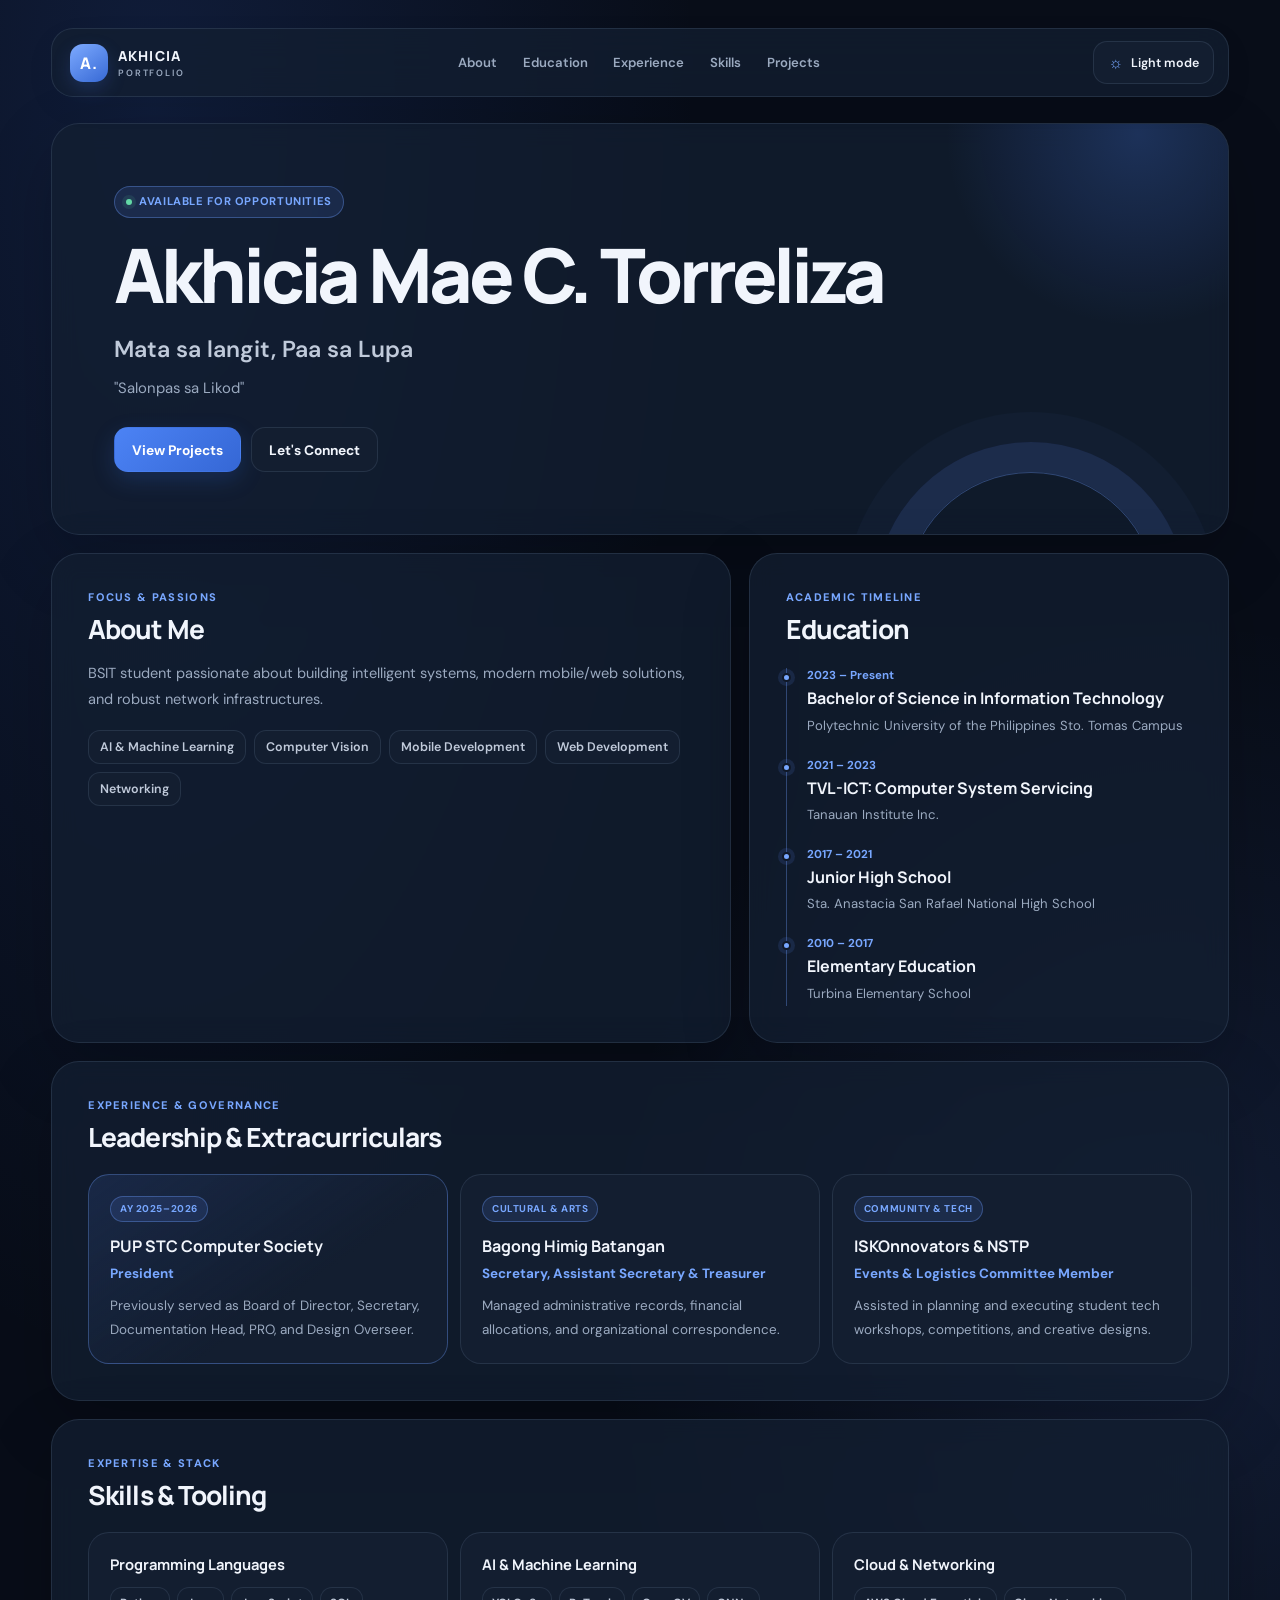
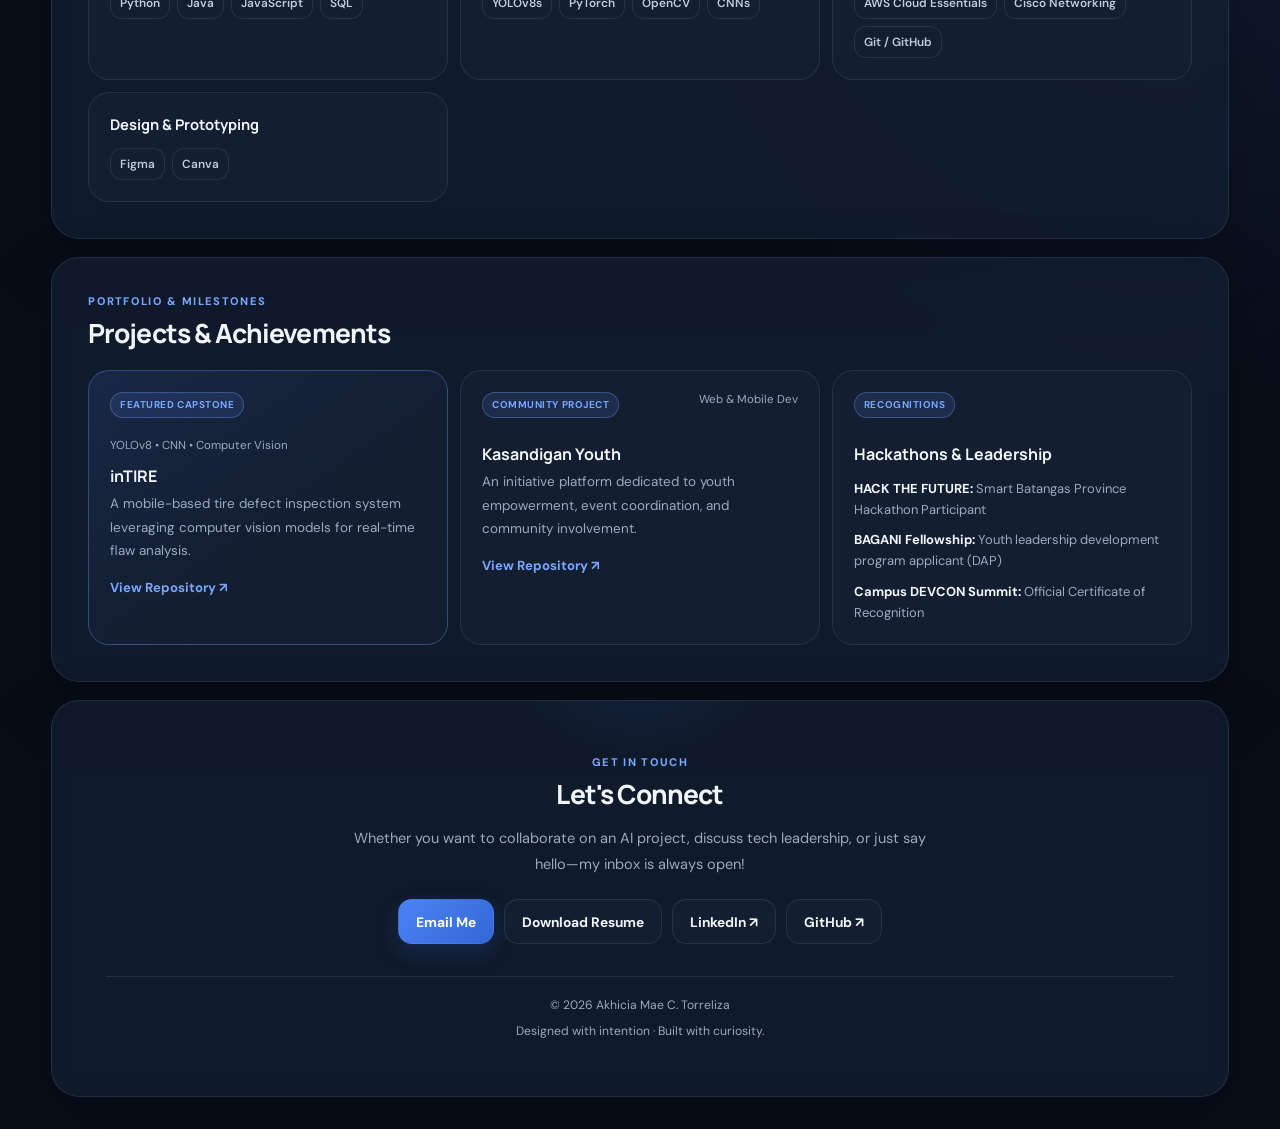
<file: index.html>
<!DOCTYPE html>
<!DOCTYPE html>

<html lang="en" data-theme="dark">

<head>

    <meta charset="UTF-8">

    <meta name="viewport" content="width=device-width, initial-scale=1.0">

    <title>Akhicia Mae C. Torreliza | Portfolio</title>

    <link rel="stylesheet" href="css/styles.css">

</head>

<body>
    <header class="site-header">
        <a class="brand" href="#home" aria-label="Akhicia portfolio home"><span
                class="brand-mark">A.</span><span>AKHICIA <small>PORTFOLIO</small></span></a>
        <nav class="site-nav" aria-label="Main navigation"><a href="#about">About</a><a
                href="#education">Education</a><a href="#experience">Experience</a><a href="#skills">Skills</a><a
                href="#projects">Projects</a></nav>
        <button class="theme-toggle" type="button" onclick="toggleTheme()" aria-label="Switch color theme"><span
                class="theme-icon" aria-hidden="true">☼</span><span class="theme-label">Light mode</span></button>
    </header>

    <div class="portfolio-container">

        <div class="bento-grid">



            <!-- 1. Hero Section -->

            <div class="bento-card hero-card" id="home">
                <div class="hero-badge">Available for Opportunities</div>
                <h1 class="hero-name">Akhicia Mae C. Torreliza</h1>
                <p class="hero-headline">Mata sa langit, Paa sa Lupa</p>
                <p class="hero-tagline">"Salonpas sa Likod"</p>



                <div class="hero-actions">
                    <a href="#projects" class="btn-primary">View Projects</a>
                    <a href="mailto:calangiakhicia@gmail.com" class="btn-secondary">Let's Connect</a>
                </div>
            </div>

            <!-- 2. About Me Bento -->
            <div class="bento-card about-card" id="about">
                <div class="card-tag">Focus & Passions</div>
                <h2 class="card-title">About Me</h2>
                <p>BSIT student passionate about building intelligent systems, modern mobile/web solutions, and robust
                    network infrastructures.</p>
                <div class="passions-grid">
                    <span class="passion-chip">AI & Machine Learning</span>
                    <span class="passion-chip">Computer Vision</span>
                    <span class="passion-chip">Mobile Development</span>
                    <span class="passion-chip">Web Development</span>
                    <span class="passion-chip">Networking</span>
                </div>
            </div>


            <!-- 2b. Academic Timeline Bento -->

            <div class="bento-card education-card" id="education">
                <div class="card-tag">Academic Timeline</div>
                <h2 class="card-title">Education</h2>
                <div class="timeline">
                    <div class="timeline-item">
                        <div class="timeline-dot"></div>
                        <div class="timeline-content">
                            <span class="timeline-date">2023 – Present</span>
                            <h3>Bachelor of Science in Information Technology</h3>
                            <p>Polytechnic University of the Philippines Sto. Tomas Campus</p>
                        </div>
                    </div>



                    <div class="timeline-item">
                        <div class="timeline-dot"></div>
                        <div class="timeline-content">
                            <span class="timeline-date">2021 – 2023</span>
                            <h3>TVL-ICT: Computer System Servicing</h3>
                            <p>Tanauan Institute Inc.</p>
                        </div>
                    </div>



                    <div class="timeline-item">
                        <div class="timeline-dot"></div>
                        <div class="timeline-content">
                            <span class="timeline-date">2017 – 2021</span>
                            <h3>Junior High School</h3>
                            <p>Sta. Anastacia San Rafael National High School</p>
                        </div>
                    </div>

                    <div class="timeline-item">
                        <div class="timeline-dot"></div>
                        <div class="timeline-content">
                            <span class="timeline-date">2010 – 2017</span>
                            <h3>Elementary Education</h3>
                            <p>Turbina Elementary School</p>
                        </div>
                    </div>
                </div>
            </div>



            <!-- 3. Leadership Bento -->
            <div class="bento-card leadership-card" id="experience">
                <div class="card-tag">Experience & Governance</div>
                <h2 class="card-title">Leadership & Extracurriculars</h2>
                <div class="leadership-grid">
                    <div class="leadership-item featured-role">
                        <div class="role-badge">AY 2025–2026</div>
                        <h3>PUP STC Computer Society</h3>
                        <p class="role-title">President</p>
                        <p>Previously served as Board of Director, Secretary, Documentation Head, PRO, and Design
                            Overseer.</p>
                    </div>

                    <div class="leadership-item">
                        <div class="role-badge">Cultural & Arts</div>
                        <h3>Bagong Himig Batangan</h3>
                        <p class="role-title">Secretary, Assistant Secretary & Treasurer</p>
                        <p>Managed administrative records, financial allocations, and organizational correspondence.</p>
                    </div>



                    <div class="leadership-item">
                        <div class="role-badge">Community & Tech</div>
                        <h3>ISKOnnovators & NSTP</h3>
                        <p class="role-title">Events & Logistics Committee Member</p>
                        <p>Assisted in planning and executing student tech workshops, competitions, and creative
                            designs.</p>
                    </div>
                </div>
            </div>



            <!-- 4. Skills Bento -->

            <div class="bento-card skills-card" id="skills">
                <div class="card-tag">Expertise & Stack</div>
                <h2 class="card-title">Skills & Tooling</h2>


                <div class="skills-grid">
                    <div class="skill-category">
                        <h3>Programming Languages</h3>
                        <div class="skill-chips">
                            <span class="skill-badge">Python</span>
                            <span class="skill-badge">Java</span>
                            <span class="skill-badge">JavaScript</span>
                            <span class="skill-badge">SQL</span>
                        </div>
                    </div>



                    <div class="skill-category">
                        <h3>AI & Machine Learning</h3>
                        <div class="skill-chips">
                            <span class="skill-badge">YOLOv8s</span>
                            <span class="skill-badge">PyTorch</span>
                            <span class="skill-badge">OpenCV</span>
                            <span class="skill-badge">CNNs</span>
                        </div>
                    </div>

                    <div class="skill-category">
                        <h3>Cloud & Networking</h3>
                        <div class="skill-chips">
                            <span class="skill-badge">AWS Cloud Essentials</span>
                            <span class="skill-badge">Cisco Networking</span>
                            <span class="skill-badge">Git / GitHub</span>
                        </div>
                    </div>

                    <div class="skill-category">
                        <h3>Design & Prototyping</h3>
                        <div class="skill-chips">
                            <span class="skill-badge">Figma</span>
                            <span class="skill-badge">Canva</span>
                        </div>
                    </div>
                </div>
            </div>


            <!-- 5. Projects & Achievements Bento -->

            <div class="bento-card projects-card" id="projects">
                <div class="card-tag">Portfolio & Milestones</div>
                <h2 class="card-title">Projects & Achievements</h2>

                <div class="projects-grid">
                    <div class="project-item featured-project">
                        <div class="project-header">
                            <span class="project-badge">Featured Capstone</span>
                            <span class="project-tech">YOLOv8 • CNN • Computer Vision</span>
                        </div>

                        <h3>inTIRE</h3>

                        <p>A mobile-based tire defect inspection system leveraging computer vision models for real-time
                            flaw analysis.</p>
                        <div class="project-links">
                            <a href="#" class="project-link">View Repository ↗</a>
                        </div>
                    </div>



                    <div class="project-item">

                        <div class="project-header">

                            <span class="project-badge">Community Project</span>

                            <span class="project-tech">Web & Mobile Dev</span>

                        </div>

                        <h3>Kasandigan Youth</h3>

                        <p>An initiative platform dedicated to youth empowerment, event coordination, and community
                            involvement.</p>

                        <div class="project-links">

                            <a href="#" class="project-link">View Repository ↗</a>

                        </div>

                    </div>



                    <div class="project-item">

                        <div class="project-header">

                            <span class="project-badge">Recognitions</span>

                        </div>

                        <h3>Hackathons & Leadership</h3>

                        <ul class="achievements-list">

                            <li><strong>HACK THE FUTURE:</strong> Smart Batangas Province Hackathon Participant</li>

                            <li><strong>BAGANI Fellowship:</strong> Youth leadership development program applicant
                                (DAP)</li>

                            <li><strong>Campus DEVCON Summit:</strong> Official Certificate of Recognition</li>

                        </ul>

                    </div>

                </div>

            </div>



            <!-- 6. Contact & Footer Bento -->

            <div class="bento-card contact-card" id="contact">

                <div class="card-tag">Get In Touch</div>

                <h2 class="card-title">Let's Connect</h2>

                <p class="contact-description">Whether you want to collaborate on an AI project, discuss tech
                    leadership, or just say hello—my inbox is always open!</p>



                <div class="contact-actions">

                    <a href="mailto:calangiakhicia@gmail.com" class="btn-primary">Email Me</a>

                    <a href="#" class="btn-secondary"> Download Resume</a>

                    <a href="https://linkedin.com" target="_blank" class="btn-secondary">LinkedIn ↗</a>

                    <a href="https://github.com" target="_blank" class="btn-secondary">GitHub ↗</a>

                </div>



                <div class="portfolio-footer">

                    <p>© 2026 Akhicia Mae C. Torreliza <span>Designed with intention · Built with curiosity.</span></p>

                </div>

            </div>



        </div>

    </div>



    <script>
        function setTheme(theme) {
            document.documentElement.setAttribute('data-theme', theme);
            const button = document.querySelector('.theme-toggle');
            const isDark = theme === 'dark';
            button.querySelector('.theme-icon').textContent = isDark ? '☼' : '☾';
            button.querySelector('.theme-label').textContent = isDark ? 'Light mode' : 'Dark mode';
            button.setAttribute('aria-label', isDark ? 'Switch to light mode' : 'Switch to dark mode');
            try { localStorage.setItem('portfolio-theme', theme); } catch (e) { }
        }
        function toggleTheme() {
            const current = document.documentElement.getAttribute('data-theme') || 'dark';
            setTheme(current === 'dark' ? 'light' : 'dark');
        }
        (function () {
            let saved = null;
            try { saved = localStorage.getItem('portfolio-theme'); } catch (e) { }
            setTheme(saved === 'light' ? 'light' : 'dark');
        })();
    </script>

</body>

</html>
</file>
<file: css/styles.css>
@import url('https://fonts.googleapis.com/css2?family=DM+Sans:wght@400;500;600;700&family=Manrope:wght@400;500;600;700;800&display=swap');

:root {
  color-scheme: dark;
  --bg: #080d18; --surface: #101827; --surface-raised: #131e30;
  --surface-soft: rgba(19,31,49,.76); --border: rgba(151,176,213,.14);
  --border-strong: rgba(110,157,255,.35); --text: #f1f5fc; --muted: #9baac0;
  --muted-strong: #c0cada; --accent: #78a7ff; --accent-strong: #4c83f5;
  --accent-soft: rgba(91,139,255,.13); --glow: rgba(57,108,231,.16);
  --shadow: 0 24px 70px rgba(0,0,0,.2); --radius: 28px;
}
[data-theme="light"] {
  color-scheme: light;
  --bg: #edf2f8; --surface: #fff; --surface-raised: #f7faff;
  --surface-soft: rgba(255,255,255,.84); --border: rgba(35,57,91,.11);
  --border-strong: rgba(54,108,222,.28); --text: #14223a; --muted: #64748b;
  --muted-strong: #42516a; --accent: #2864d9; --accent-strong: #1e55c5;
  --accent-soft: rgba(43,103,220,.09); --glow: rgba(58,105,195,.09);
  --shadow: 0 24px 65px rgba(39,60,94,.08);
}
* { margin:0; padding:0; box-sizing:border-box; }
html { scroll-behavior:smooth; scroll-padding-top:105px; }
body {
  min-height:100vh; padding:28px clamp(16px,4vw,56px) 32px;
  font-family:'DM Sans',sans-serif; color:var(--text);
  background:radial-gradient(ellipse at 12% 4%,var(--glow),transparent 34rem),
    radial-gradient(ellipse at 92% 48%,var(--accent-soft),transparent 36rem),var(--bg);
  transition:background-color .25s ease,color .25s ease;
}
a { color:inherit; }
.site-header {
  width:min(100%,1240px); margin:0 auto 26px; padding:12px 14px 12px 18px;
  display:flex; align-items:center; justify-content:space-between; gap:22px;
  background:var(--surface-soft); border:1px solid var(--border); border-radius:22px;
  backdrop-filter:blur(18px); -webkit-backdrop-filter:blur(18px);
  position:sticky; top:14px; z-index:20; box-shadow:0 10px 34px rgba(0,0,0,.04);
}
.brand { display:inline-flex; align-items:center; gap:10px; text-decoration:none; font:800 .86rem 'Manrope',sans-serif; letter-spacing:.08em; white-space:nowrap; }
.brand small { display:block; margin-top:2px; color:var(--muted); font:600 .57rem 'DM Sans',sans-serif; letter-spacing:.2em; }
.brand-mark { width:38px; height:38px; display:grid; place-items:center; border-radius:13px; color:#fff; background:linear-gradient(145deg,#7daaff,#3769d5); font:800 1rem 'Manrope',sans-serif; box-shadow:0 7px 18px rgba(64,111,218,.22); }
.site-nav { display:flex; align-items:center; justify-content:center; gap:clamp(12px,2vw,28px); }
.site-nav a { color:var(--muted); font-size:.82rem; font-weight:600; text-decoration:none; transition:color .2s; }
.site-nav a:hover { color:var(--accent); }
.theme-toggle { display:inline-flex; align-items:center; justify-content:center; gap:8px; flex-shrink:0; border:1px solid var(--border); background:var(--surface-raised); color:var(--text); border-radius:14px; padding:10px 14px; cursor:pointer; font:600 .78rem 'DM Sans',sans-serif; transition:border-color .2s,transform .2s; }
.theme-toggle:hover { border-color:var(--border-strong); transform:translateY(-1px); }
.theme-icon { font-size:1rem; color:var(--accent); }
.portfolio-container { width:100%; max-width:1240px; margin:0 auto; }
.bento-grid { display:grid; grid-template-columns:repeat(12,minmax(0,1fr)); gap:18px; align-items:stretch; }
.bento-card { min-width:0; grid-column:span 12; position:relative; overflow:hidden; padding:clamp(22px,3vw,36px); background:var(--surface-soft); border:1px solid var(--border); border-radius:var(--radius); box-shadow:var(--shadow); backdrop-filter:blur(12px); -webkit-backdrop-filter:blur(12px); transition:border-color .22s,background-color .22s,transform .22s; }
.bento-card:hover { border-color:var(--border-strong); }
.hero-card { min-height:330px; display:flex; flex-direction:column; align-items:flex-start; justify-content:center; padding:clamp(30px,5vw,62px); }
.hero-card::before { content:''; position:absolute; width:400px; height:400px; right:-110px; top:-190px; border-radius:50%; background:radial-gradient(circle,rgba(72,128,246,.23),transparent 68%); pointer-events:none; }
.hero-card::after { content:''; position:absolute; width:250px; height:250px; right:6%; bottom:-190px; border:1px solid var(--border-strong); border-radius:50%; box-shadow:0 0 0 30px var(--accent-soft),0 0 0 60px rgba(83,130,220,.035); pointer-events:none; }
.hero-badge,.role-badge,.project-badge { display:inline-flex; align-items:center; gap:7px; width:fit-content; max-width:100%; font-size:.7rem; line-height:1.4; font-weight:700; letter-spacing:.055em; text-transform:uppercase; color:var(--accent); background:var(--accent-soft); border:1px solid var(--border-strong); padding:7px 11px; border-radius:999px; margin-bottom:18px; }
.hero-badge::before { content:''; width:6px; height:6px; border-radius:50%; background:#63d9a6; box-shadow:0 0 0 4px rgba(99,217,166,.1); }
.hero-name { position:relative; z-index:1; max-width:850px; font:800 clamp(2.35rem,6vw,4.7rem)/1.05 'Manrope',sans-serif; letter-spacing:-.055em; margin-bottom:14px; }
.hero-headline { position:relative; z-index:1; font-size:clamp(1.05rem,2.4vw,1.45rem); color:var(--muted-strong); font-weight:600; margin-bottom:6px; }
.hero-tagline { position:relative; z-index:1; font-size:.93rem; color:var(--muted); margin-bottom:26px; }
.hero-actions,.contact-actions { position:relative; z-index:1; display:flex; align-items:center; flex-wrap:wrap; gap:10px; }
.btn-primary,.btn-secondary { display:inline-flex; justify-content:center; align-items:center; gap:9px; min-height:45px; padding:11px 17px; border-radius:14px; font-size:.86rem; font-weight:700; text-decoration:none; transition:transform .2s,background .2s,border-color .2s; }
.btn-primary { color:#fff; background:linear-gradient(135deg,#4c83f5,#3567d5); border:1px solid transparent; box-shadow:0 8px 22px rgba(53,103,213,.22); }
.btn-primary:hover { transform:translateY(-2px); background:linear-gradient(135deg,#6395ff,#3e73e5); }
.btn-secondary { color:var(--text); background:var(--surface-raised); border:1px solid var(--border); }
.btn-secondary:hover { transform:translateY(-2px); border-color:var(--border-strong); background:var(--accent-soft); }
.card-tag { margin-bottom:9px; color:var(--accent); font-size:.69rem; font-weight:800; letter-spacing:.12em; text-transform:uppercase; }
.card-title { color:var(--text); font:750 clamp(1.25rem,2.3vw,1.65rem)/1.25 'Manrope',sans-serif; letter-spacing:-.035em; margin-bottom:15px; }
p,li { color:var(--muted); font-size:.91rem; line-height:1.75; }
.about-card { grid-column:span 7; } .education-card { grid-column:span 5; }
.leadership-card,.skills-card,.projects-card,.contact-card { grid-column:span 12; }
.passions-grid,.skill-chips { display:flex; flex-wrap:wrap; gap:8px; margin-top:18px; }
.passion-chip,.skill-badge { display:inline-flex; align-items:center; gap:7px; max-width:100%; padding:8px 11px; color:var(--muted-strong); background:var(--surface-raised); border:1px solid var(--border); border-radius:12px; font-size:.78rem; font-weight:600; transition:border-color .2s,color .2s; }
.passion-chip:hover,.skill-badge:hover { border-color:var(--border-strong); color:var(--text); }
.timeline { display:flex; flex-direction:column; gap:20px; position:relative; padding-left:20px; margin-top:22px; border-left:1px solid var(--border-strong); }
.timeline-item { position:relative; }
.timeline-dot { position:absolute; left:-25px; top:5px; width:9px; height:9px; background:var(--accent); border:2px solid var(--surface); border-radius:50%; box-shadow:0 0 0 4px var(--accent-soft); }
.timeline-date { display:block; color:var(--accent); font-size:.72rem; font-weight:700; margin-bottom:4px; }
.timeline-content h3,.leadership-item h3,.skill-category h3,.project-item h3 { color:var(--text); font:700 1rem/1.4 'Manrope',sans-serif; margin-bottom:5px; }
.timeline-content p { font-size:.82rem; }
.leadership-grid,.skills-grid,.projects-grid { display:grid; grid-template-columns:repeat(3,minmax(0,1fr)); gap:12px; margin-top:20px; }
.leadership-item,.skill-category,.project-item { min-width:0; padding:21px; background:var(--surface-raised); border:1px solid var(--border); border-radius:21px; transition:border-color .2s,transform .2s; }
.leadership-item:hover,.skill-category:hover,.project-item:hover { transform:translateY(-3px); border-color:var(--border-strong); }
.featured-role,.featured-project { background:linear-gradient(145deg,var(--accent-soft),var(--surface-raised) 60%); border-color:var(--border-strong); }
.role-badge,.project-badge { font-size:.62rem; margin-bottom:13px; padding:5px 9px; }
.role-title { color:var(--accent); font-size:.84rem; font-weight:700; margin-bottom:9px; }
.leadership-item p:not(.role-title),.project-item p { font-size:.84rem; }
.skill-category h3 { font-size:.92rem; } .skill-chips { margin-top:13px; gap:7px; } .skill-badge { font-size:.74rem; padding:7px 9px; }
.project-header { display:flex; align-items:flex-start; justify-content:space-between; flex-wrap:wrap; gap:7px; margin-bottom:12px; }
.project-tech { color:var(--muted); font-size:.72rem; }
.project-links { display:flex; gap:14px; margin-top:16px; }
.project-link { color:var(--accent); font-size:.82rem; font-weight:700; text-decoration:none; }
.project-link:hover { text-decoration:underline; text-underline-offset:4px; }
.achievements-list { list-style:none; display:flex; flex-direction:column; gap:10px; margin-top:14px; }
.achievements-list li { font-size:.81rem; line-height:1.6; } .achievements-list strong { color:var(--text); }
.contact-card { text-align:center; display:flex; flex-direction:column; align-items:center; padding:clamp(28px,5vw,54px); }
.contact-card::before { content:''; position:absolute; width:300px; height:300px; left:50%; top:-240px; transform:translateX(-50%); border-radius:50%; background:radial-gradient(circle,var(--glow),transparent 70%); pointer-events:none; }
.contact-description { max-width:580px; margin:0 auto 22px; } .contact-actions { justify-content:center; }
.portfolio-footer { width:100%; margin-top:32px; padding-top:18px; border-top:1px solid var(--border); }
.portfolio-footer p { font-size:.76rem; } .portfolio-footer span { display:block; margin-top:4px; color:var(--muted); }
a:focus-visible,button:focus-visible { outline:3px solid var(--accent); outline-offset:3px; }
::selection { background:var(--accent); color:white; }
@media (max-width:900px) {
 body { padding:18px 18px 26px; } .site-header { gap:12px; } .site-nav { gap:12px; } .site-nav a { font-size:.76rem; }
 .about-card,.education-card { grid-column:span 12; } .leadership-grid,.skills-grid,.projects-grid { grid-template-columns:repeat(2,minmax(0,1fr)); }
}
@media (max-width:640px) {
 body { padding:12px 12px 22px; }
 .site-header { position:relative; top:auto; flex-wrap:wrap; border-radius:19px; padding:12px; margin-bottom:15px; }
 .brand { flex:1; } .theme-toggle { padding:9px 11px; } .theme-label { display:none; }
 .site-nav { order:3; width:100%; justify-content:flex-start; overflow-x:auto; padding:9px 2px 3px; gap:20px; scrollbar-width:none; }
 .site-nav::-webkit-scrollbar { display:none; } .site-nav a { flex-shrink:0; font-size:.78rem; }
 .bento-grid { gap:12px; } .bento-card { padding:22px; border-radius:23px; }
 .hero-card { min-height:300px; padding:28px 23px; } .hero-name { font-size:clamp(2.25rem,11vw,3.6rem); overflow-wrap:anywhere; }
 .hero-card::before { right:-230px; } .leadership-grid,.skills-grid,.projects-grid { grid-template-columns:1fr; }
 .leadership-item,.skill-category,.project-item { padding:18px; } .project-header { display:block; } .project-tech { display:block; margin-top:4px; }
 .hero-actions,.contact-actions { width:100%; } .hero-actions>a,.contact-actions>a { flex:1 1 auto; }
}
@media (prefers-reduced-motion:reduce) { *,*::before,*::after { scroll-behavior:auto!important; transition-duration:.01ms!important; animation-duration:.01ms!important; animation-iteration-count:1!important; } }
</file>
